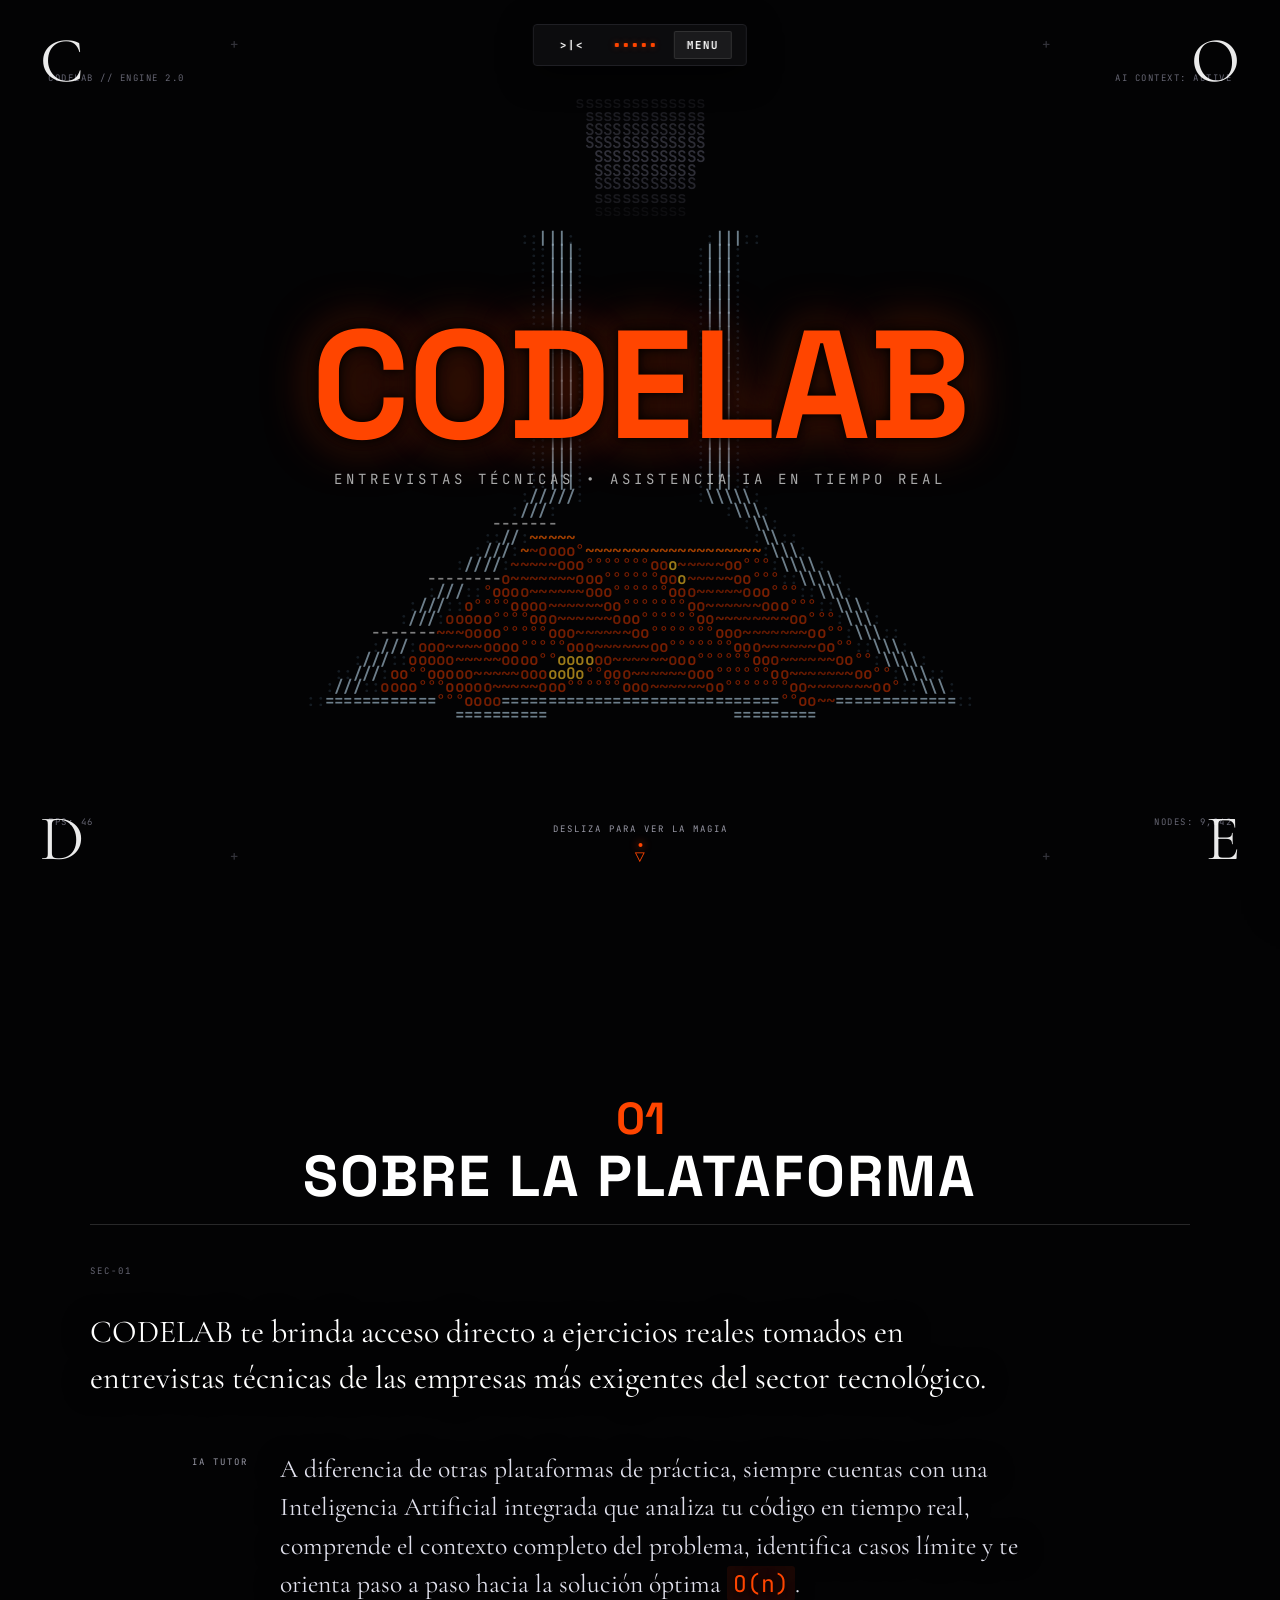
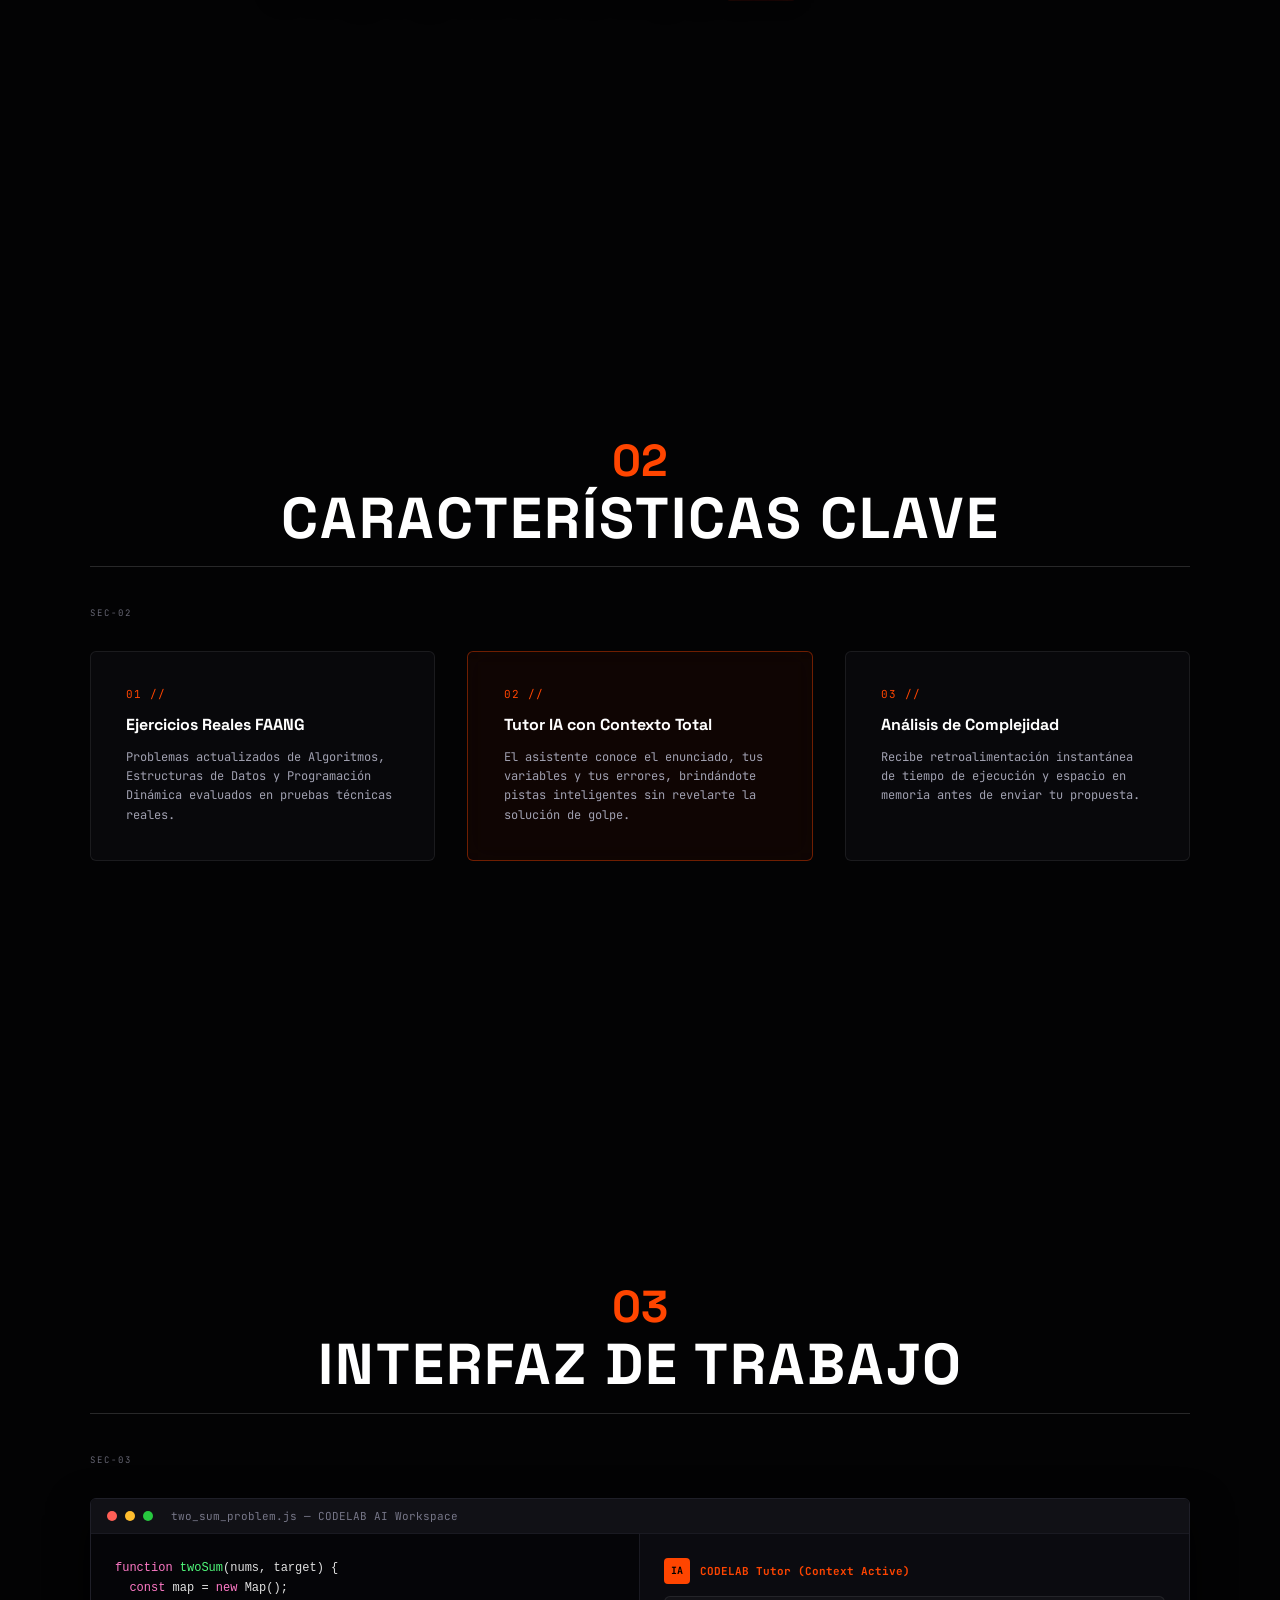
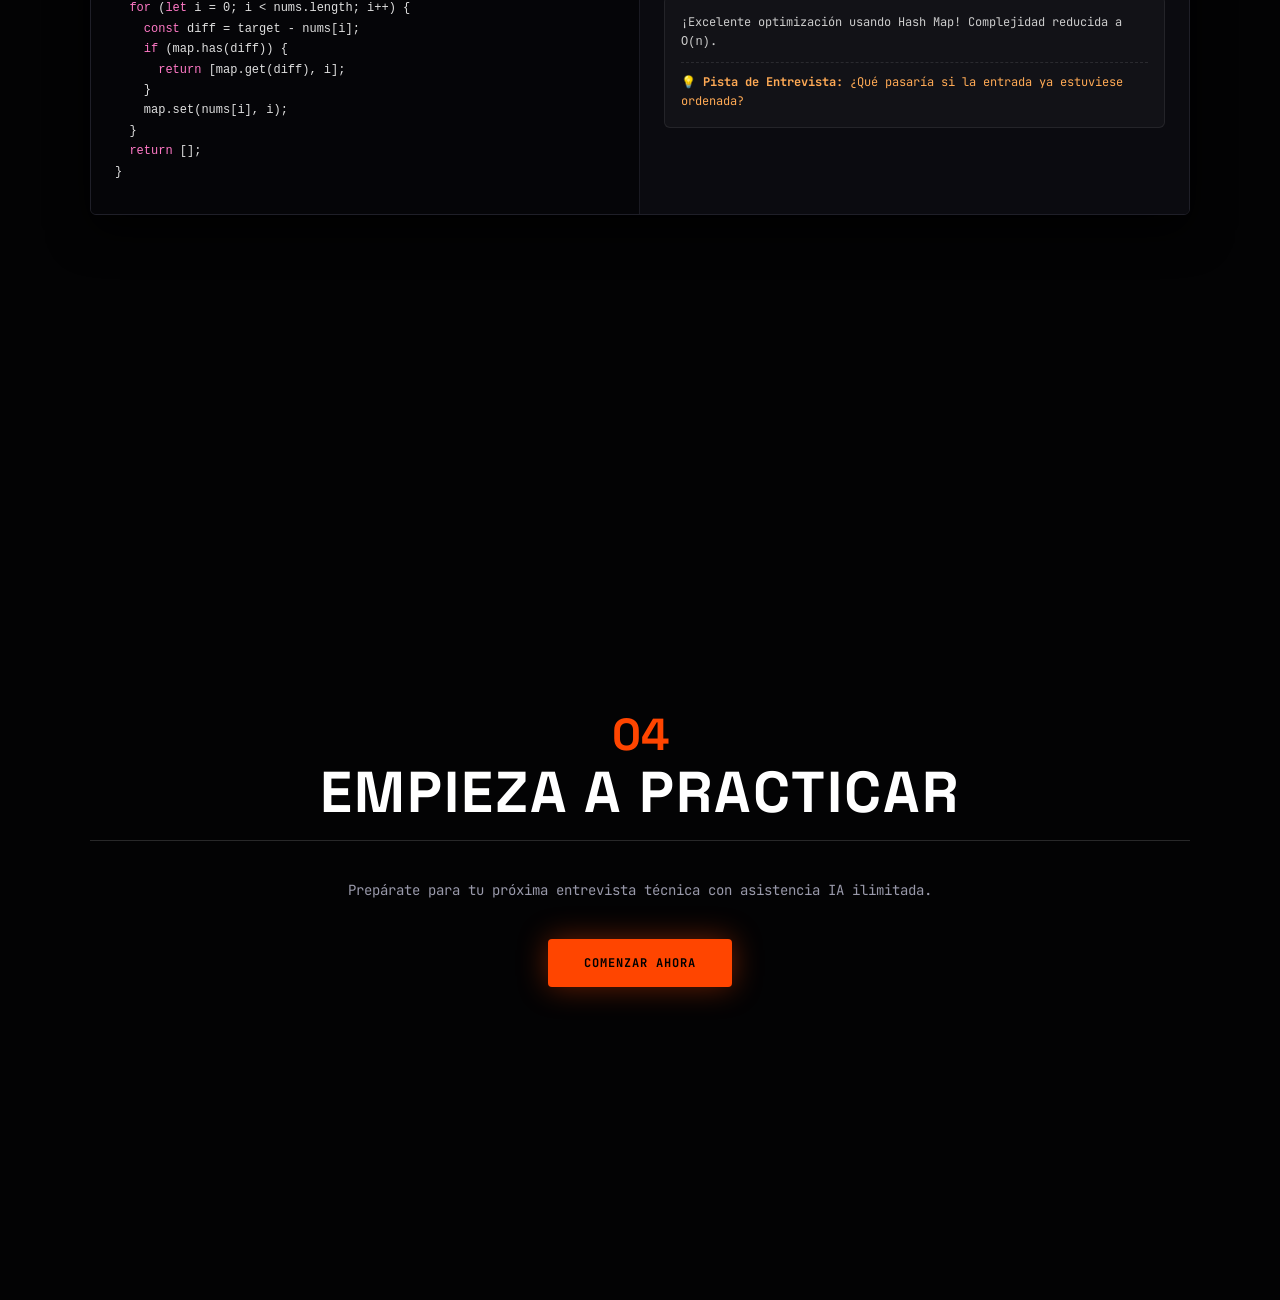
<file: Real/src/proyectoKiro.Web/lab/index.html>
<!DOCTYPE html>
<html lang="es">
<head>
  <meta charset="UTF-8">
  <meta name="viewport" content="width=device-width, initial-scale=1.0">
  <title>CODELAB — Plataforma de Entrevistas Técnicas con IA</title>
  <meta name="description" content="Plataforma interactiva para practicar ejercicios de entrevistas de código con un tutor IA con contexto completo.">
  
  <!-- Google Fonts -->
  <link rel="preconnect" href="https://fonts.googleapis.com">
  <link rel="preconnect" href="https://fonts.gstatic.com" crossorigin>
  <link href="https://fonts.googleapis.com/css2?family=Cinzel:wght@400;600;700&family=Cormorant+Garamond:ital,wght@0,400;0,600;1,400&family=JetBrains+Mono:ital,wght@0,300;0,400;0,600;0,700;1,400&family=Space+Grotesk:wght@400;500;600;700&family=Syne:wght@700;800&display=swap" rel="stylesheet">
  
  <link rel="stylesheet" href="style.css">
</head>
<body>
  <!-- Fixed Canvas Background for Scroll-driven Matraz Pouring & Code Matrix Animation -->
  <canvas id="ascii-canvas"></canvas>

  <!-- HUD Grid & Fixed Overlay Elements -->
  <div class="hud-overlay">
    <div class="crosshair crosshair-tl">+</div>
    <div class="crosshair crosshair-tr">+</div>
    <div class="crosshair crosshair-bl">+</div>
    <div class="crosshair crosshair-br">+</div>

    <div class="coord-label coord-tl">CODELAB // ENGINE 2.0</div>
    <div class="coord-label coord-tr">AI CONTEXT: ACTIVE</div>
    <div class="coord-label coord-bl">FPS: <span id="fps-counter">60</span></div>
    <div class="coord-label coord-br">NODES: <span id="node-counter">4200</span></div>
  </div>

  <!-- Four Corners typography (Fixed) -->
  <div class="corner-letter top-left">C</div>
  <div class="corner-letter top-right">O</div>
  <div class="corner-letter bottom-left">D</div>
  <div class="corner-letter bottom-right">E</div>

  <!-- Top Floating Navigation Pill Bar -->
  <nav class="top-nav-bar">
    <button class="nav-btn logo-btn" id="mode-toggle-btn" title="Cambiar modo de renderizado">
      <span class="symbol">&gt;|&lt;</span>
    </button>

    <div class="status-matrix-container" title="Matriz de estado interactiva">
      <div class="status-matrix">
        <span class="dot active"></span>
        <span class="dot active"></span>
        <span class="dot active"></span>
        <span class="dot active"></span>
        <span class="dot active"></span>
      </div>
    </div>

    <button class="nav-btn menu-btn" id="menu-toggle-btn">
      MENU
    </button>
  </nav>

  <!-- MAIN SCROLLABLE CONTENT CONTAINER -->
  <div class="scroll-content">
    
    <!-- SECTION 1: HERO -->
    <section class="section hero-section" id="hero">
      <div class="hero-container">
        <h1 class="hero-title" id="dragonfly-title">CODELAB</h1>
        <p class="hero-subtitle">ENTREVISTAS TÉCNICAS &bull; ASISTENCIA IA EN TIEMPO REAL</p>
      </div>

      <div class="bottom-indicator" id="scroll-indicator">
        <span class="scroll-text">DESLIZA PARA VER LA MAGIA</span>
        <div class="arrow-down">
          <span class="dot-orange"></span>
          <span class="v-symbol">&#9661;</span>
        </div>
      </div>
    </section>

    <!-- SECTION 2: EDITORIAL ABOUT (Matching Image 1 style) -->
    <section class="section editorial-section" id="about">
      <div class="editorial-container">
        <!-- Section Header Badge & Title -->
        <div class="section-num">01</div>
        <h2 class="editorial-title">SOBRE LA PLATAFORMA</h2>
        <div class="section-tag">SEC-01</div>

        <!-- Paragraphs matching high-end editorial serif styling -->
        <div class="editorial-text-block">
          <p class="p-lead">
            CODELAB te brinda acceso directo a ejercicios reales tomados en entrevistas técnicas de las empresas más exigentes del sector tecnológico.
          </p>

          <div class="ethos-wrapper">
            <span class="ethos-tag">IA TUTOR</span>
            <p class="p-body">
              A diferencia de otras plataformas de práctica, siempre cuentas con una Inteligencia Artificial integrada que analiza tu código en tiempo real, comprende el contexto completo del problema, identifica casos límite y te orienta paso a paso hacia la solución óptima <span class="mono-code">O(n)</span>.
            </p>
          </div>
        </div>
      </div>
    </section>

    <!-- SECTION 3: FEATURES GRID -->
    <section class="section features-section" id="features">
      <div class="editorial-container">
        <div class="section-num">02</div>
        <h2 class="editorial-title">CARACTERÍSTICAS CLAVE</h2>
        <div class="section-tag">SEC-02</div>

        <div class="features-grid">
          <div class="feature-card">
            <div class="card-num">01 //</div>
            <h3>Ejercicios Reales FAANG</h3>
            <p>Problemas actualizados de Algoritmos, Estructuras de Datos y Programación Dinámica evaluados en pruebas técnicas reales.</p>
          </div>

          <div class="feature-card highlighted-card">
            <div class="card-num">02 //</div>
            <h3>Tutor IA con Contexto Total</h3>
            <p>El asistente conoce el enunciado, tus variables y tus errores, brindándote pistas inteligentes sin revelarte la solución de golpe.</p>
          </div>

          <div class="feature-card">
            <div class="card-num">03 //</div>
            <h3>Análisis de Complejidad</h3>
            <p>Recibe retroalimentación instantánea de tiempo de ejecución y espacio en memoria antes de enviar tu propuesta.</p>
          </div>
        </div>
      </div>
    </section>

    <!-- SECTION 4: CODE EDITOR DEMO -->
    <section class="section demo-section" id="demo">
      <div class="editorial-container">
        <div class="section-num">03</div>
        <h2 class="editorial-title">INTERFAZ DE TRABAJO</h2>
        <div class="section-tag">SEC-03</div>

        <div class="mock-editor-window">
          <div class="window-header">
            <span class="mac-dot red"></span>
            <span class="mac-dot yellow"></span>
            <span class="mac-dot green"></span>
            <span class="window-title">two_sum_problem.js — CODELAB AI Workspace</span>
          </div>

          <div class="editor-body">
            <div class="code-pane">
              <pre><code><span class="kwd">function</span> <span class="fn">twoSum</span>(nums, target) {
  <span class="kwd">const</span> map = <span class="kwd">new</span> Map();
  <span class="kwd">for</span> (<span class="kwd">let</span> i = 0; i &lt; nums.length; i++) {
    <span class="kwd">const</span> diff = target - nums[i];
    <span class="kwd">if</span> (map.has(diff)) {
      <span class="kwd">return</span> [map.get(diff), i];
    }
    map.set(nums[i], i);
  }
  <span class="kwd">return</span> [];
}</code></pre>
            </div>

            <div class="ai-chat-pane">
              <div class="ai-message-header">
                <span class="ai-avatar">IA</span>
                <span class="ai-name">CODELAB Tutor (Context Active)</span>
              </div>
              <div class="ai-message-bubble">
                <p>¡Excelente optimización usando Hash Map! Complejidad reducida a <code>O(n)</code>.</p>
                <p class="hint-box">💡 <strong>Pista de Entrevista:</strong> ¿Qué pasaría si la entrada ya estuviese ordenada?</p>
              </div>
            </div>
          </div>
        </div>
      </div>
    </section>

    <!-- SECTION 5: CALL TO ACTION -->
    <section class="section cta-section" id="cta">
      <div class="editorial-container text-center">
        <div class="section-num">04</div>
        <h2 class="editorial-title">EMPIEZA A PRACTICAR</h2>
        <p class="cta-subtitle">Prepárate para tu próxima entrevista técnica con asistencia IA ilimitada.</p>
        <button class="primary-btn" id="start-btn">COMENZAR AHORA</button>
      </div>
    </section>

  </div>

  <!-- Interactive Slide-out Menu Panel -->
  <aside class="menu-drawer" id="menu-drawer">
    <div class="drawer-header">
      <h2>CODELAB // CONTROLES Y CONFIGURACIÓN</h2>
      <button class="close-btn" id="close-menu-btn">&times;</button>
    </div>

    <div class="drawer-body">
      <div class="control-group">
        <h3>MODOS VISUALES ASCII</h3>
        <div class="button-grid">
          <button class="preset-btn active" data-preset="flask">01. MATRAZ DE LABORATORIO (3D)</button>
          <button class="preset-btn" data-preset="dragonfly">02. DRAGONFLY 3D</button>
          <button class="preset-btn" data-preset="terrain">03. MATRIX TERRAIN</button>
          <button class="preset-btn" data-preset="vortex">04. CYBER VORTEX</button>
          <button class="preset-btn" data-preset="particles">05. POINT CLOUD</button>
        </div>
      </div>

      <div class="control-group">
        <h3>PARÁMETROS DE SIMULACIÓN</h3>
        <div class="slider-control">
          <label for="speed-range">Velocidad de Animación</label>
          <input type="range" id="speed-range" min="0" max="3" step="0.1" value="1">
        </div>
        <div class="slider-control">
          <label for="density-range">Densidad de Caracteres ASCII</label>
          <input type="range" id="density-range" min="10" max="40" step="1" value="16">
        </div>
        <div class="slider-control">
          <label for="distortion-range">Interacción del Mouse (Onda)</label>
          <input type="range" id="distortion-range" min="0" max="100" value="50">
        </div>
      </div>

      <div class="control-group">
        <h3>SINTETIZADOR AMBIENTAL</h3>
        <button class="audio-btn" id="audio-toggle-btn">
          <span class="audio-icon">&#9654;</span> ACTIVAR SONIDO AMBIENTAL TECH
        </button>
      </div>
    </div>
  </aside>

  <script src="app.js"></script>
</body>
</html>
</file>
<file: Real/src/proyectoKiro.Web/lab/style.css>
/* ==========================================================================
   CODELAB — High-End Editorial ASCII Theme & Fluid Scroll Layout
   ========================================================================== */

:root {
  --bg-color: #030304;
  --text-main: #ffffff;
  --accent-orange: #FF4500;
  --accent-orange-glow: rgba(255, 69, 0, 0.4);
  --accent-orange-dim: #b33000;
  --hud-gray: #666673;
  --hud-light: #9999a6;
  --pill-bg: #0c0c0e;
  --pill-border: #1f1f24;
  --drawer-bg: rgba(12, 12, 15, 0.95);
  
  --font-hero: 'Space Grotesk', 'Syne', sans-serif;
  --font-serif: 'Cormorant Garamond', 'Cinzel', Georgia, serif;
  --font-mono: 'JetBrains Mono', 'Space Mono', monospace;
}

* {
  box-sizing: border-box;
  margin: 0;
  padding: 0;
}

html {
  scroll-behavior: smooth;
}

body {
  width: 100%;
  min-height: 100vh;
  overflow-x: hidden;
  overflow-y: auto;
  background-color: var(--bg-color);
  color: var(--text-main);
  font-family: var(--font-mono);
  position: relative;
}

/* Custom Scrollbar */
::-webkit-scrollbar { width: 6px; }
::-webkit-scrollbar-track { background: #050508; }
::-webkit-scrollbar-thumb { background: #22222a; border-radius: 3px; }
::-webkit-scrollbar-thumb:hover { background: var(--accent-orange); }

/* --------------------------------------------------------------------------
   Fixed Background Canvas
   -------------------------------------------------------------------------- */
#ascii-canvas {
  position: absolute;
  top: 0;
  left: 0;
  width: 100%;
  height: 100vh;
  z-index: 1;
  display: block;
  opacity: 0.85;
  filter: brightness(0.9);
  pointer-events: none;
}

/* --------------------------------------------------------------------------
   HUD Overlay & Fixed Elements
   -------------------------------------------------------------------------- */
.hud-overlay {
  position: fixed;
  top: 0;
  left: 0;
  width: 100%;
  height: 100%;
  z-index: 5;
  pointer-events: none;
}

.crosshair {
  position: absolute;
  color: var(--hud-gray);
  font-family: var(--font-mono);
  font-size: 14px;
  opacity: 0.5;
}

.crosshair-tl { top: 2.2rem; left: 18%; }
.crosshair-tr { top: 2.2rem; right: 18%; }
.crosshair-bl { bottom: 2.2rem; left: 18%; }
.crosshair-br { bottom: 2.2rem; right: 18%; }

.coord-label {
  position: absolute;
  font-size: 9px;
  letter-spacing: 1.5px;
  color: var(--hud-gray);
  text-transform: uppercase;
}
.coord-tl { top: 4.5rem; left: 3rem; }
.coord-tr { top: 4.5rem; right: 3rem; }
.coord-bl { bottom: 4.5rem; left: 3rem; }
.coord-br { bottom: 4.5rem; right: 3rem; }

/* Four Corners Typography */
.corner-letter {
  position: fixed;
  z-index: 10;
  font-family: var(--font-serif);
  font-size: clamp(2.5rem, 5vw, 4.5rem);
  font-weight: 400;
  color: rgba(255, 255, 255, 0.92);
  line-height: 1;
  pointer-events: none;
}

.corner-letter.top-left { top: 1.8rem; left: 2.5rem; }
.corner-letter.top-right { top: 1.8rem; right: 2.5rem; }
.corner-letter.bottom-left { bottom: 1.8rem; left: 2.5rem; }
.corner-letter.bottom-right { bottom: 1.8rem; right: 2.5rem; }

/* Top Navigation Pill Bar */
.top-nav-bar {
  position: fixed;
  top: 1.5rem;
  left: 50%;
  transform: translateX(-50%);
  z-index: 50;
  display: flex;
  align-items: center;
  gap: 1.2rem;
  padding: 6px 14px;
  background: var(--pill-bg);
  border: 1px solid var(--pill-border);
  border-radius: 4px;
  box-shadow: 0 8px 32px rgba(0, 0, 0, 0.7);
  backdrop-filter: blur(8px);
}

.nav-btn {
  background: transparent;
  border: none;
  color: var(--text-main);
  font-family: var(--font-mono);
  font-size: 11px;
  font-weight: 700;
  letter-spacing: 1px;
  cursor: pointer;
  padding: 6px 12px;
  border-radius: 2px;
  transition: all 0.2s ease;
}

.nav-btn:hover {
  background: rgba(255, 255, 255, 0.1);
  color: var(--accent-orange);
}

.status-matrix {
  display: flex;
  align-items: center;
  gap: 5px;
}

.status-matrix .dot {
  width: 4px;
  height: 4px;
  background-color: var(--accent-orange);
  border-radius: 1px;
  box-shadow: 0 0 6px var(--accent-orange-glow);
  animation: pulse-dot 1.8s infinite ease-in-out;
}

@keyframes pulse-dot {
  0%, 100% { opacity: 0.3; transform: scaleY(1); }
  50% { opacity: 1; transform: scaleY(1.8); }
}

.menu-btn {
  background: rgba(255, 255, 255, 0.06);
  border: 1px solid rgba(255, 255, 255, 0.1);
}

/* --------------------------------------------------------------------------
   Scroll Content Container & Editorial Layout
   -------------------------------------------------------------------------- */
.scroll-content {
  position: relative;
  z-index: 20;
  width: 100%;
}

.section {
  min-height: 100vh;
  width: 100%;
  display: flex;
  flex-direction: column;
  align-items: center;
  justify-content: center;
  padding: 6rem 2rem;
  position: relative;
}

/* Hero Section */
.hero-section {
  text-align: center;
  padding-top: 0;
}

.hero-container {
  display: flex;
  flex-direction: column;
  align-items: center;
  gap: 1rem;
}

.hero-title {
  font-family: var(--font-hero);
  font-size: clamp(3rem, 12vw, 13rem);
  font-weight: 700;
  color: var(--accent-orange);
  letter-spacing: -0.01em;
  line-height: 0.9;
  text-transform: uppercase;
  margin: 0;
  text-shadow: 0 0 10px #000000, 0 0 30px rgba(0, 0, 0, 0.9), 0 0 50px rgba(255, 69, 0, 0.5);
  transition: transform 0.4s cubic-bezier(0.16, 1, 0.3, 1);
}

.hero-title:hover { transform: scale(1.02); }

.hero-subtitle {
  font-size: clamp(10px, 1.2vw, 14px);
  letter-spacing: 4px;
  color: #aaaaaa;
  text-transform: uppercase;
}

.bottom-indicator {
  position: absolute;
  bottom: 2rem;
  left: 50%;
  transform: translateX(-50%);
  display: flex;
  flex-direction: column;
  align-items: center;
  gap: 8px;
  cursor: pointer;
}

.scroll-text {
  font-size: 9px;
  letter-spacing: 2px;
  color: var(--hud-light);
}

.arrow-down {
  display: flex;
  flex-direction: column;
  align-items: center;
  color: var(--accent-orange);
}

.dot-orange {
  width: 4px;
  height: 4px;
  background-color: var(--accent-orange);
  border-radius: 50%;
  box-shadow: 0 0 8px var(--accent-orange);
  animation: bounce-dot 2s infinite ease-in-out;
}

@keyframes bounce-dot {
  0%, 100% { transform: translateY(0); }
  50% { transform: translateY(6px); }
}

/* --------------------------------------------------------------------------
   Editorial Section Layout (Matching Image 1)
   -------------------------------------------------------------------------- */
.editorial-container {
  width: 100%;
  max-width: 1100px;
  margin: 0 auto;
  position: relative;
}

.section-num {
  font-family: var(--font-hero);
  font-size: clamp(2rem, 3.5vw, 3rem);
  font-weight: 700;
  color: var(--accent-orange);
  text-align: center;
  line-height: 1;
  margin-bottom: 0.2rem;
}

.editorial-title {
  font-family: var(--font-hero);
  font-size: clamp(2.2rem, 4.5vw, 4rem);
  font-weight: 700;
  text-align: center;
  letter-spacing: 2px;
  text-transform: uppercase;
  color: #ffffff;
  border-bottom: 1px solid rgba(255, 255, 255, 0.15);
  padding-bottom: 1rem;
  margin-bottom: 2.5rem;
  line-height: 1.1;
}

.section-tag {
  font-size: 9px;
  letter-spacing: 2px;
  color: var(--hud-gray);
  text-transform: uppercase;
  margin-bottom: 2rem;
}

/* Editorial Text Paragraphs */
.editorial-text-block {
  max-width: 950px;
}

.p-lead {
  font-family: var(--font-serif);
  font-size: clamp(1.4rem, 2.5vw, 2.2rem);
  line-height: 1.45;
  color: #ffffff;
  font-weight: 400;
  margin-bottom: 3rem;
  text-shadow: 0 2px 12px #000000, 0 0 30px rgba(0, 0, 0, 0.95);
}

.ethos-wrapper {
  display: flex;
  gap: 2rem;
  align-items: flex-start;
  margin-left: clamp(1rem, 8vw, 8rem);
}

@media (max-width: 768px) {
  .ethos-wrapper {
    flex-direction: column;
    margin-left: 0;
    gap: 0.5rem;
  }
}

.ethos-tag {
  font-size: 9px;
  letter-spacing: 2px;
  color: var(--hud-light);
  text-transform: uppercase;
  padding-top: 6px;
  white-space: nowrap;
}

.p-body {
  font-family: var(--font-serif);
  font-size: clamp(1.2rem, 2vw, 1.7rem);
  line-height: 1.5;
  color: #e0e0ec;
  font-weight: 400;
  text-shadow: 0 2px 12px #000000, 0 0 30px rgba(0, 0, 0, 0.95);
}

.mono-code {
  font-family: var(--font-mono);
  font-size: 0.9em;
  color: var(--accent-orange);
  background: rgba(255, 69, 0, 0.1);
  padding: 2px 6px;
  border-radius: 3px;
}

/* Features Grid */
.features-grid {
  display: grid;
  grid-template-columns: repeat(auto-fit, minmax(280px, 1fr));
  gap: 2rem;
  margin-top: 2rem;
}

.feature-card {
  background: rgba(10, 10, 14, 0.85);
  border: 1px solid rgba(255, 255, 255, 0.08);
  padding: 2.2rem;
  border-radius: 6px;
  backdrop-filter: blur(12px);
  transition: all 0.3s ease;
}

.feature-card:hover {
  background: rgba(15, 15, 22, 0.9);
  border-color: var(--accent-orange);
  transform: translateY(-4px);
}

.highlighted-card {
  border-color: rgba(255, 69, 0, 0.4);
  background: rgba(255, 69, 0, 0.05);
}

.card-num {
  font-size: 11px;
  color: var(--accent-orange);
  letter-spacing: 1px;
  margin-bottom: 0.8rem;
}

.feature-card h3 {
  font-family: var(--font-hero);
  font-size: 16px;
  font-weight: 700;
  color: #ffffff;
  margin-bottom: 0.8rem;
}

.feature-card p {
  font-size: 12px;
  line-height: 1.6;
  color: #a0a0b0;
}

/* --------------------------------------------------------------------------
   Mock Editor Window (Demo Section)
   -------------------------------------------------------------------------- */
.mock-editor-window {
  width: 100%;
  background: #08080b;
  border: 1px solid #1f1f28;
  border-radius: 6px;
  overflow: hidden;
  box-shadow: 0 16px 40px rgba(0, 0, 0, 0.9);
}

.window-header {
  background: #111116;
  padding: 10px 16px;
  display: flex;
  align-items: center;
  gap: 8px;
  border-bottom: 1px solid #1a1a22;
}

.mac-dot { width: 10px; height: 10px; border-radius: 50%; }
.mac-dot.red { background: #ff5f56; }
.mac-dot.yellow { background: #ffbd2e; }
.mac-dot.green { background: #27c93f; }

.window-title { font-size: 11px; color: #777788; margin-left: 10px; }

.editor-body {
  display: grid;
  grid-template-columns: 1fr 1fr;
  min-height: 280px;
}

@media (max-width: 850px) {
  .editor-body { grid-template-columns: 1fr; }
}

.code-pane {
  background: #050508;
  padding: 1.5rem;
  border-right: 1px solid #1a1a22;
  font-family: var(--font-mono);
  font-size: 12px;
  line-height: 1.7;
}

.code-pane code { color: #e0e0e0; }
.code-pane .kwd { color: #ff79c6; }
.code-pane .fn { color: #50fa7b; }

.ai-chat-pane {
  background: #0b0b10;
  padding: 1.5rem;
  display: flex;
  flex-direction: column;
  gap: 12px;
}

.ai-message-header {
  display: flex;
  align-items: center;
  gap: 10px;
}

.ai-avatar {
  width: 26px;
  height: 26px;
  background: var(--accent-orange);
  color: #000;
  font-size: 10px;
  font-weight: 700;
  display: flex;
  align-items: center;
  justify-content: center;
  border-radius: 4px;
}

.ai-name {
  font-size: 11px;
  color: var(--accent-orange);
  font-weight: 700;
}

.ai-message-bubble {
  background: rgba(255, 255, 255, 0.03);
  border: 1px solid rgba(255, 255, 255, 0.08);
  padding: 1rem;
  border-radius: 6px;
  font-size: 12px;
  line-height: 1.6;
  color: #cccccc;
}

.hint-box {
  margin-top: 10px;
  padding-top: 10px;
  border-top: 1px dashed rgba(255, 255, 255, 0.1);
  color: #ffaa55;
}

/* --------------------------------------------------------------------------
   CTA Section & Buttons
   -------------------------------------------------------------------------- */
.text-center { text-align: center; }

.cta-subtitle {
  font-size: 14px;
  color: #9999aa;
  margin-bottom: 2.5rem;
}

.primary-btn {
  background: var(--accent-orange);
  color: #000000;
  border: none;
  font-family: var(--font-mono);
  font-size: 12px;
  font-weight: 700;
  padding: 16px 36px;
  border-radius: 4px;
  cursor: pointer;
  letter-spacing: 1px;
  box-shadow: 0 0 30px var(--accent-orange-glow);
  transition: all 0.3s ease;
}

.primary-btn:hover {
  transform: translateY(-2px);
  box-shadow: 0 0 50px rgba(255, 69, 0, 0.7);
  background: #ff5511;
}

/* --------------------------------------------------------------------------
   Slide-Out Menu Drawer
   -------------------------------------------------------------------------- */
.menu-drawer {
  position: fixed;
  top: 0;
  right: -420px;
  width: 400px;
  max-width: 90vw;
  height: 100vh;
  background: var(--drawer-bg);
  border-left: 1px solid var(--pill-border);
  z-index: 100;
  display: flex;
  flex-direction: column;
  padding: 2.5rem 2rem;
  box-shadow: -10px 0 40px rgba(0, 0, 0, 0.8);
  backdrop-filter: blur(16px);
  transition: right 0.4s cubic-bezier(0.16, 1, 0.3, 1);
}

.menu-drawer.open { right: 0; }

.drawer-header {
  display: flex;
  align-items: center;
  justify-content: space-between;
  padding-bottom: 1.5rem;
  border-bottom: 1px solid rgba(255, 255, 255, 0.1);
  margin-bottom: 2rem;
}

.drawer-header h2 {
  font-size: 11px;
  letter-spacing: 2px;
  color: var(--accent-orange);
}

.close-btn {
  background: transparent;
  border: none;
  color: var(--hud-light);
  font-size: 24px;
  cursor: pointer;
}

.drawer-body {
  flex: 1;
  overflow-y: auto;
  display: flex;
  flex-direction: column;
  gap: 2rem;
}

.control-group h3 {
  font-size: 10px;
  letter-spacing: 1.5px;
  color: var(--hud-light);
  margin-bottom: 1rem;
}

.button-grid {
  display: grid;
  grid-template-columns: 1fr;
  gap: 8px;
}

.preset-btn {
  background: rgba(255, 255, 255, 0.03);
  border: 1px solid rgba(255, 255, 255, 0.08);
  color: #cccccc;
  font-family: var(--font-mono);
  font-size: 11px;
  padding: 12px 14px;
  text-align: left;
  cursor: pointer;
  border-radius: 4px;
}

.preset-btn.active {
  background: rgba(255, 69, 0, 0.15);
  border-color: var(--accent-orange);
  color: var(--accent-orange);
}

.slider-control {
  display: flex;
  flex-direction: column;
  gap: 6px;
  margin-bottom: 1.2rem;
}

.slider-control label {
  font-size: 10px;
  color: #aaaaaa;
}

.slider-control input[type="range"] {
  accent-color: var(--accent-orange);
  background: #1a1a1e;
  height: 4px;
}

.audio-btn {
  width: 100%;
  background: rgba(255, 69, 0, 0.1);
  border: 1px solid var(--accent-orange-dim);
  color: var(--accent-orange);
  font-family: var(--font-mono);
  font-size: 11px;
  font-weight: 700;
  padding: 14px;
  border-radius: 4px;
  cursor: pointer;
}
</file>
